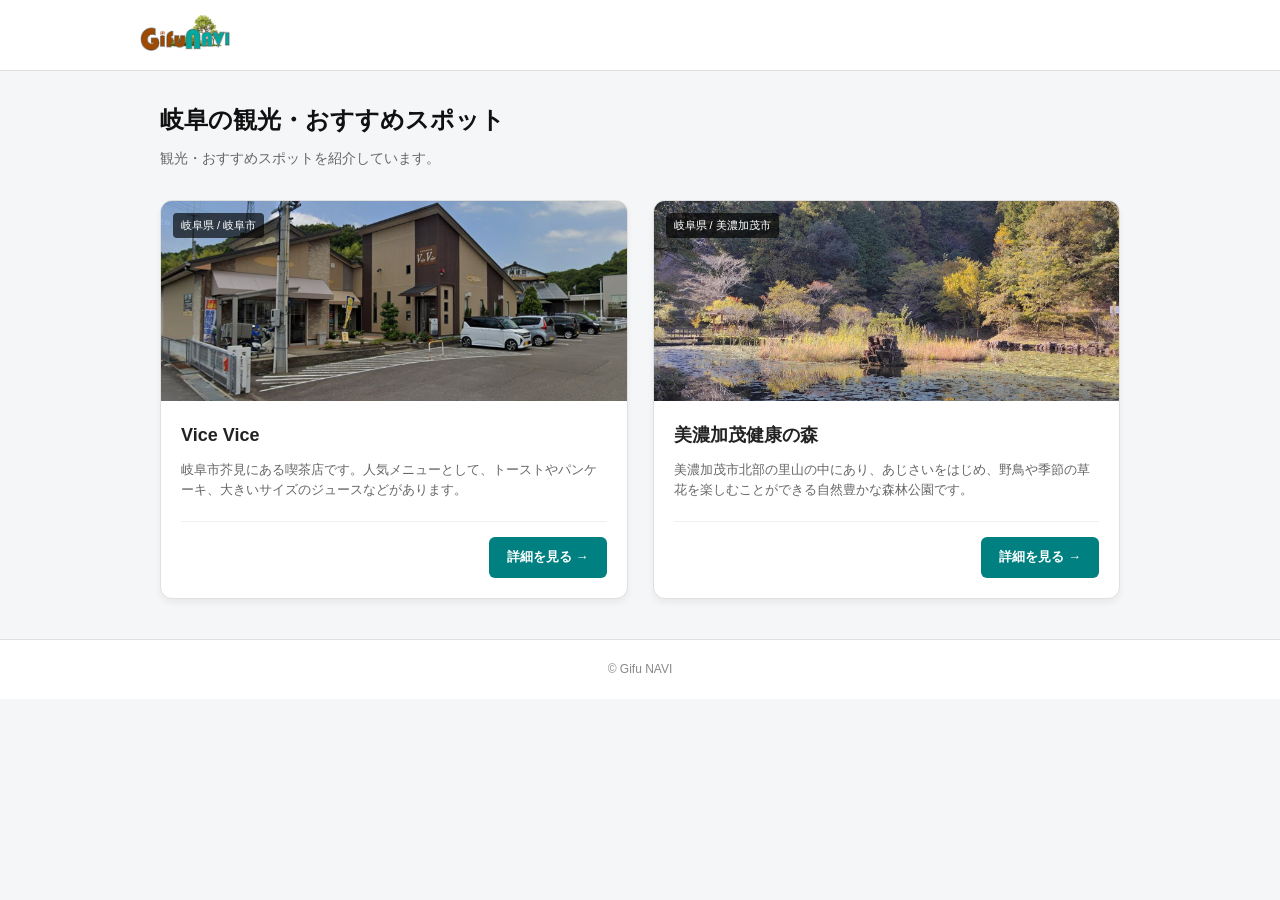
<file: index.html>
<!DOCTYPE html>
<html lang="ja">
<head>
    <meta charset="UTF-8">
    <meta name="viewport" content="width=device-width, initial-scale=1.0">
    <title>岐阜の観光スポット</title>
    <!-- CSSファイルの読み込み -->
    <link rel="stylesheet" href="style.css">
</head>
<body>

    <!-- ヘッダー -->
    <header>
    <div class="header-container">
        <a href="index.html" class="logo">
            <img src="./images/アートボード 1@4x.png" alt="Gifu NAVI ロゴ">
        </a>
    </div>
</header>

    <!-- メインコンテンツ -->
    <main>
        <h1 class="page-title">岐阜の観光・おすすめスポット</h1>
        <p class="page-description">観光・おすすめスポットを紹介しています。</p>

        <!-- カード一覧 -->
        <div class="spot-grid">
            
            <!-- スポット 1 (spot-a.html へ移動) -->
            <div class="spot-card">
                <div class="spot-image-container">
                    <img src="./images/スクリーンショット 2026-10-21 114951.png" alt="伏見稲荷大社" class="spot-image">
                    <span class="spot-badge">岐阜県 / 岐阜市</span>
                </div>
                <div class="spot-content">
                    <h2 class="spot-title">Vice Vice</h2>
                    <p class="spot-text">岐阜市芥見にある喫茶店です。人気メニューとして、トーストやパンケーキ、大きいサイズのジュースなどがあります。</p>
                    <div class="spot-footer">
                        <a href="spot-a.html" class="btn">詳細を見る &rarr;</a>
                    </div>
                </div>
            </div>

            <!-- スポット 2 (spot-b.html へ移動) -->
            <div class="spot-card">
                <div class="spot-image-container">
                    <img src="./images/メディア (17).jpg" alt="新倉山浅間公園" class="spot-image">
                    <span class="spot-badge">岐阜県 / 美濃加茂市 </span>
                </div>
                <div class="spot-content">
                    <h2 class="spot-title">美濃加茂健康の森</h2>
                    <p class="spot-text">美濃加茂市北部の里山の中にあり、あじさいをはじめ、野鳥や季節の草花を楽しむことができる自然豊かな森林公園です。</p>
                    <div class="spot-footer">
                        <a href="spot-b.html" class="btn">詳細を見る &rarr;</a>
                    </div>
                </div>
            </div>

        </div>
    </main>

    <!-- フッター -->
    <footer>
        <p>&copy; Gifu NAVI</p>
    </footer>

</body>
</html>
</file>
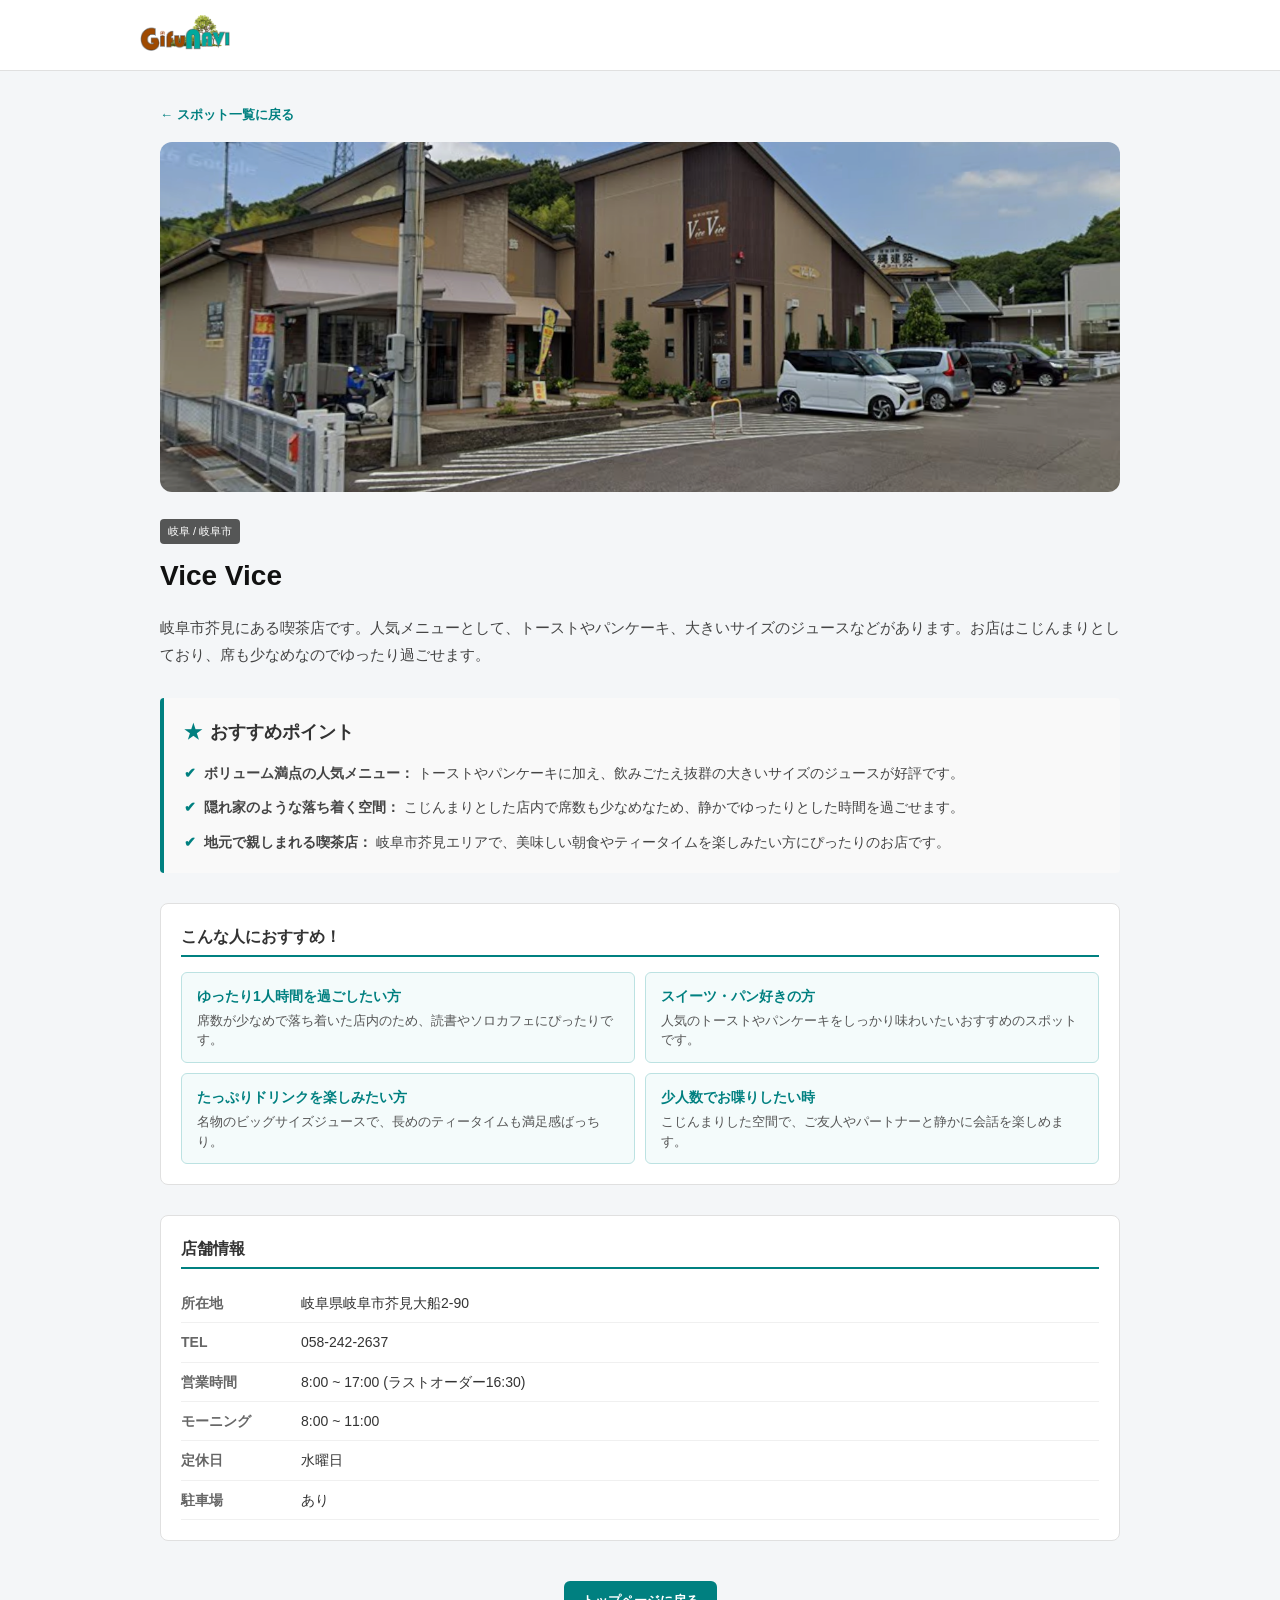
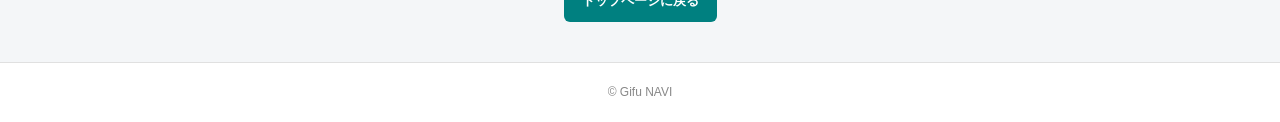
<file: spot-a.html>
<!DOCTYPE html>
<html lang="ja">
<head>
    <meta charset="UTF-8">
    <meta name="viewport" content="width=device-width, initial-scale=1.0">
    <title>vice vice - gifu NAVI</title>
    <link rel="stylesheet" href="style.css">
</head>
<body>

    <!-- ヘッダー -->
    <header>
    <div class="header-container">
        <a href="index.html" class="logo">
            <img src="./images/アートボード 1@4x.png" alt="Gifu NAVI ロゴ">
        </a>
    </div>
</header>

    <!-- メインコンテンツ -->
    <main>
        <!-- 戻るボタン -->
        <p style="margin-bottom: 15px;">
            <a href="index.html" style="color: #008080; text-decoration: none; font-size: 13px; font-weight: bold;">&larr; スポット一覧に戻る</a>
        </p>

        <!-- アイキャッチ画像 -->
        <div style="width: 100%; height: 350px; background-color: #e0e0e0; border-radius: 12px; overflow: hidden; margin-bottom: 25px;">
            <img src="./images/スクリーンショット 2026-10-21 114951.png" alt="伏見稲荷大社" style="width: 100%; height: 100%; object-fit: cover;">
        </div>

        <!-- タイトル・基本情報 -->
        <span class="spot-badge" style="position: static; display: inline-block; margin-bottom: 10px;">岐阜 / 岐阜市</span>
        <h1 class="page-title" style="font-size: 28px; margin-bottom: 15px;">Vice Vice</h1>

        <p style="font-size: 15px; color: #444; line-height: 1.8; margin-bottom: 30px;">
            岐阜市芥見にある喫茶店です。人気メニューとして、トーストやパンケーキ、大きいサイズのジュースなどがあります。お店はこじんまりとしており、席も少なめなのでゆったり過ごせます。
        </p>

        <!-- おすすめポイント -->
<div style="background-color: #f9f9f9; border-left: 4px solid #008080; border-radius: 4px; padding: 20px; margin-bottom: 30px;">
    <h2 style="font-size: 18px; color: #333; margin-top: 0; margin-bottom: 15px; display: flex; align-items: center;">
        <span style="color: #008080; margin-right: 8px;">★</span> おすすめポイント
    </h2>
    <ul style="list-style: none; padding: 0; margin: 0;">
        <li style="margin-bottom: 12px; padding-left: 20px; position: relative; font-size: 14px; color: #444; line-height: 1.6;">
            <span style="position: absolute; left: 0; top: 0; color: #008080; font-weight: bold;">✔</span>
            <strong>ボリューム満点の人気メニュー：</strong> トーストやパンケーキに加え、飲みごたえ抜群の大きいサイズのジュースが好評です。
        </li>
        <li style="margin-bottom: 12px; padding-left: 20px; position: relative; font-size: 14px; color: #444; line-height: 1.6;">
            <span style="position: absolute; left: 0; top: 0; color: #008080; font-weight: bold;">✔</span>
            <strong>隠れ家のような落ち着く空間：</strong> こじんまりとした店内で席数も少なめなため、静かでゆったりとした時間を過ごせます。
        </li>
        <li style="margin-bottom: 0; padding-left: 20px; position: relative; font-size: 14px; color: #444; line-height: 1.6;">
            <span style="position: absolute; left: 0; top: 0; color: #008080; font-weight: bold;">✔</span>
            <strong>地元で親しまれる喫茶店：</strong> 岐阜市芥見エリアで、美味しい朝食やティータイムを楽しみたい方にぴったりのお店です。
        </li>
    </ul>
</div>

            <div style="background-color: #ffffff; border: 1px solid #e0e0e0; border-radius: 8px; padding: 20px; margin-bottom: 30px;">
            <h2 style="font-size: 16px; margin-top: 0; margin-bottom: 15px; border-bottom: 2px solid #008080; padding-bottom: 5px; color: #333;">
                こんな人におすすめ！
            </h2>
            <div style="display: flex; flex-wrap: wrap; gap: 10px;">
                <div style="flex: 1 1 calc(50% - 10px); min-width: 200px; background-color: #f4fbfb; border: 1px solid #bce2e2; border-radius: 6px; padding: 12px 15px; box-sizing: border-box;">
                    <div style="font-weight: bold; font-size: 14px; color: #008080; margin-bottom: 4px;">ゆったり1人時間を過ごしたい方</div>
                    <div style="font-size: 13px; color: #555; line-height: 1.5;">席数が少なめで落ち着いた店内のため、読書やソロカフェにぴったりです。</div>
                </div>
                <div style="flex: 1 1 calc(50% - 10px); min-width: 200px; background-color: #f4fbfb; border: 1px solid #bce2e2; border-radius: 6px; padding: 12px 15px; box-sizing: border-box;">
                    <div style="font-weight: bold; font-size: 14px; color: #008080; margin-bottom: 4px;">スイーツ・パン好きの方</div>
                    <div style="font-size: 13px; color: #555; line-height: 1.5;">人気のトーストやパンケーキをしっかり味わいたいおすすめのスポットです。</div>
                </div>
                <div style="flex: 1 1 calc(50% - 10px); min-width: 200px; background-color: #f4fbfb; border: 1px solid #bce2e2; border-radius: 6px; padding: 12px 15px; box-sizing: border-box;">
                    <div style="font-weight: bold; font-size: 14px; color: #008080; margin-bottom: 4px;">たっぷりドリンクを楽しみたい方</div>
                    <div style="font-size: 13px; color: #555; line-height: 1.5;">名物のビッグサイズジュースで、長めのティータイムも満足感ばっちり。</div>
                </div>
                <div style="flex: 1 1 calc(50% - 10px); min-width: 200px; background-color: #f4fbfb; border: 1px solid #bce2e2; border-radius: 6px; padding: 12px 15px; box-sizing: border-box;">
                    <div style="font-weight: bold; font-size: 14px; color: #008080; margin-bottom: 4px;">少人数でお喋りしたい時</div>
                    <div style="font-size: 13px; color: #555; line-height: 1.5;">こじんまりした空間で、ご友人やパートナーと静かに会話を楽しめます。</div>
                </div>
            </div>
        </div>

        

        <!-- 詳細情報テーブル -->
        <div style="background-color: #ffffff; border: 1px solid #e0e0e0; border-radius: 8px; padding: 20px; margin-bottom: 30px;">
            <h2 style="font-size: 16px; margin-bottom: 15px; border-bottom: 2px solid #008080; padding-bottom: 5px;">店舗情報</h2>
            <table style="width: 100%; border-collapse: collapse; font-size: 14px;">
                <tr>
                    <th style="text-align: left; padding: 8px 0; border-bottom: 1px solid #f0f0f0; width: 120px; color: #666;">所在地</th>
                    <td style="padding: 8px 0; border-bottom: 1px solid #f0f0f0;">	岐阜県岐阜市芥見大船2-90</td>
                </tr>
                <tr>
                    <th style="text-align: left; padding: 8px 0; border-bottom: 1px solid #f0f0f0; color: #666;">TEL</th>
                    <td style="padding: 8px 0; border-bottom: 1px solid #f0f0f0;">058-242-2637</td>
                </tr>
                <tr>
                    <th style="text-align: left; padding: 8px 0; border-bottom: 1px solid #f0f0f0; color: #666;">営業時間</th>
                    <td style="padding: 8px 0; border-bottom: 1px solid #f0f0f0;">8:00 ~ 17:00 (ラストオーダー16:30)</td>
                </tr>
                <tr>
                    <th style="text-align: left; padding: 8px 0; border-bottom: 1px solid #f0f0f0; color: #666;">モーニング</th>
                    <td style="padding: 8px 0; border-bottom: 1px solid #f0f0f0;">8:00 ~ 11:00</td>
                </tr>
                <tr>
                    <th style="text-align: left; padding: 8px 0; border-bottom: 1px solid #f0f0f0; color: #666;">定休日</th>
                    <td style="padding: 8px 0; border-bottom: 1px solid #f0f0f0;">水曜日</td>
                </tr>
                <tr>
                    <th style="text-align: left; padding: 8px 0; border-bottom: 1px solid #f0f0f0; color: #666;">駐車場</th>
                    <td style="padding: 8px 0; border-bottom: 1px solid #f0f0f0;">あり</td>
                </tr>
            </table>
        </div>

        <div style="text-align: center; margin-top: 40px;">
            <a href="index.html" class="btn">トップページに戻る</a>
        </div>
    </main>

    <!-- フッター -->
    <footer>
        <p>&copy; Gifu NAVI</p>
    </footer>

</body>
</html>
</file>
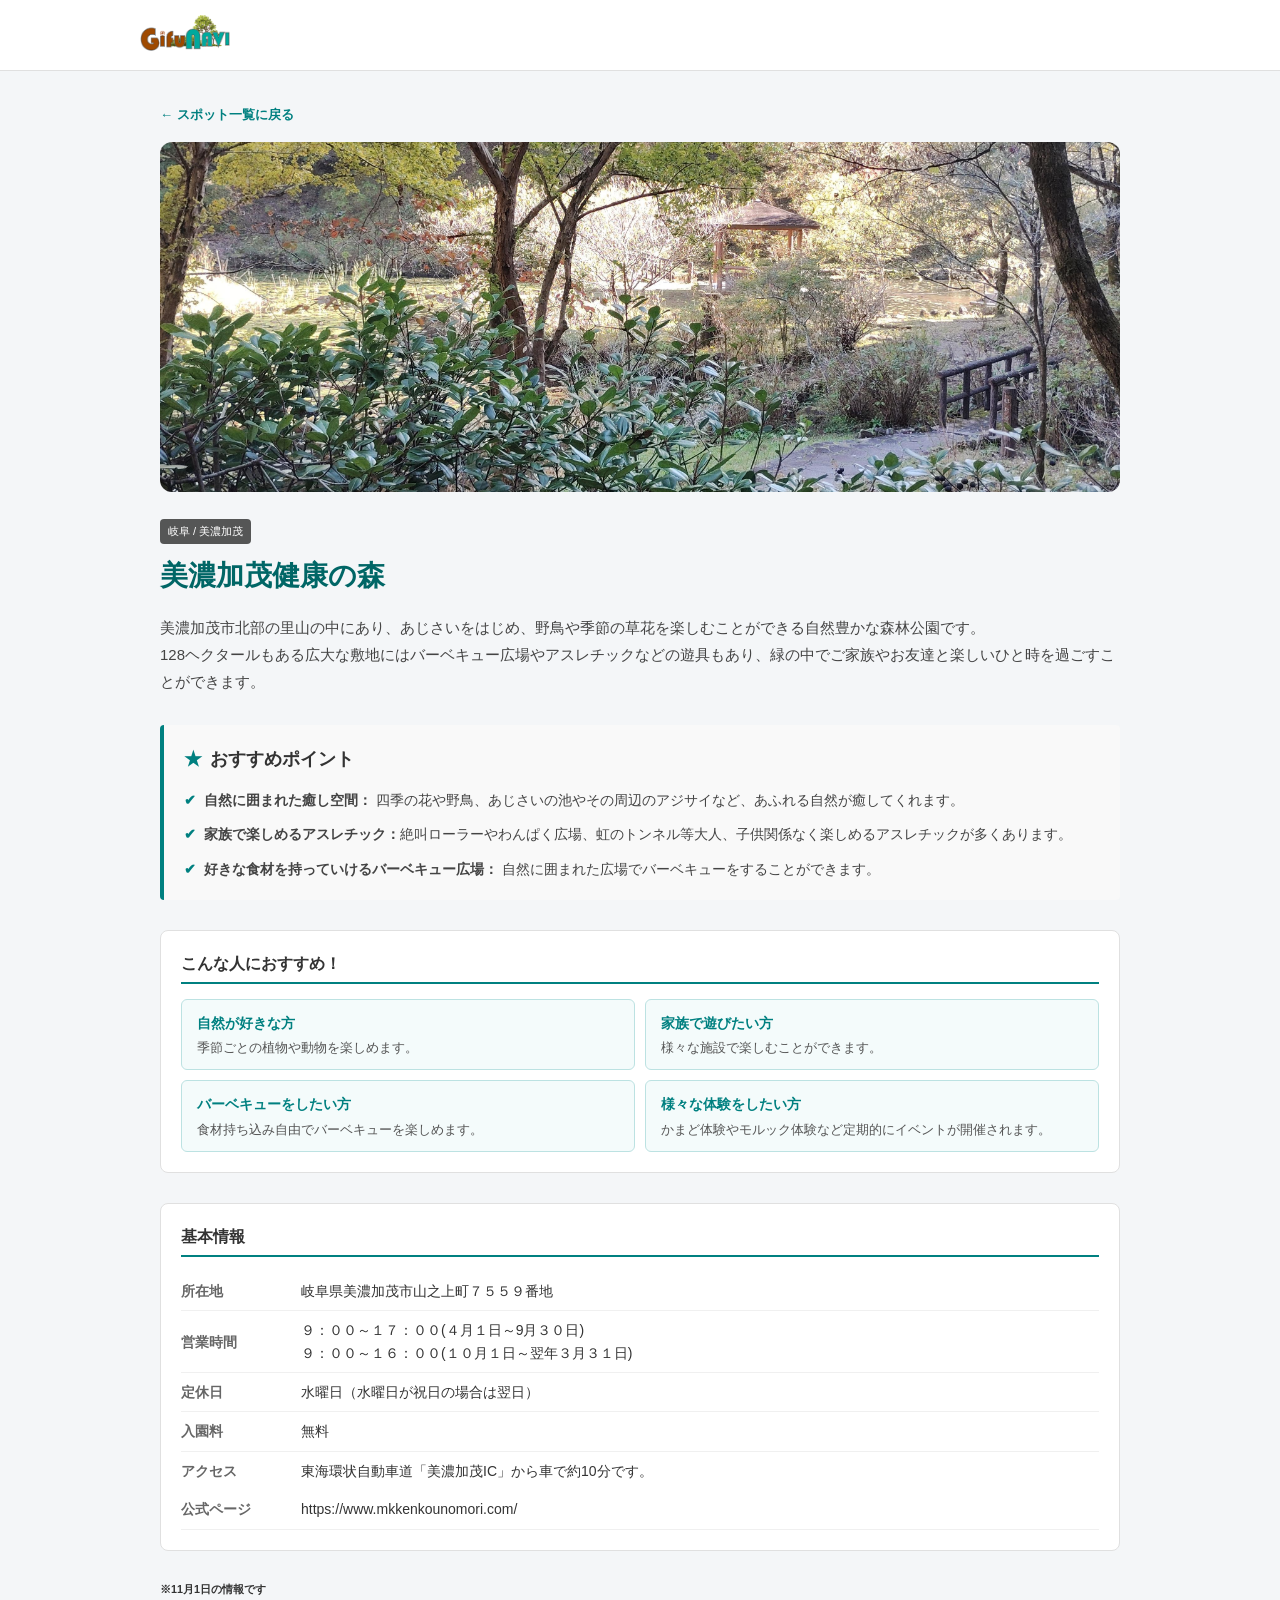
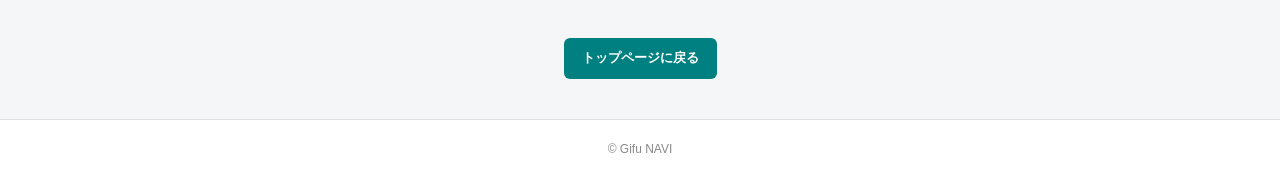
<file: spot-b.html>
<!DOCTYPE html>
<html lang="ja">
<head>
    <meta charset="UTF-8">
    <meta name="viewport" content="width=device-width, initial-scale=1.0">
    <title>美濃加茂健康の森 - JAPAN NAVI</title>
    <link rel="stylesheet" href="style.css">
</head>
<body>

    <!-- ヘッダー -->
     <header>
    <div class="header-container">
        <a href="index.html" class="logo">
            <img src="./images/アートボード 1@4x.png" alt="Gifu NAVI ロゴ">
        </a>
    </div>
</header>

    <!-- メインコンテンツ -->
    <main>
        <!-- 戻るボタン -->
        <p style="margin-bottom: 15px;">
            <a href="index.html" style="color: #008080; text-decoration: none; font-size: 13px; font-weight: bold;">&larr; スポット一覧に戻る</a>
        </p>

        <!-- アイキャッチ画像 -->
        <div style="width: 100%; height: 350px; background-color: #e0e0e0; border-radius: 12px; overflow: hidden; margin-bottom: 25px;">
            <img src="./images/メディア (16).jpg" alt="美濃加茂健康の森" style="width: 100%; height: 100%; object-fit: cover;">
        </div>

        <!-- タイトル・基本情報 -->
        <span class="spot-badge" style="position: static; display: inline-block; margin-bottom: 10px;">岐阜 / 美濃加茂</span>
        <h1 class="page-title title-colorb" style="font-size: 28px; margin-bottom: 15px;">美濃加茂健康の森</h1>

        <p style="font-size: 15px; color: #444; line-height: 1.8; margin-bottom: 30px;">
            美濃加茂市北部の里山の中にあり、あじさいをはじめ、野鳥や季節の草花を楽しむことができる自然豊かな森林公園です。<br>
            128ヘクタールもある広大な敷地にはバーベキュー広場やアスレチックなどの遊具もあり、緑の中でご家族やお友達と楽しいひと時を過ごすことができます。
        </p>

              <!-- おすすめポイント -->
<div style="background-color: #f9f9f9; border-left: 4px solid #008080; border-radius: 4px; padding: 20px; margin-bottom: 30px;">
    <h2 style="font-size: 18px; color: #333; margin-top: 0; margin-bottom: 15px; display: flex; align-items: center;">
        <span style="color: #008080; margin-right: 8px;">★</span> おすすめポイント
    </h2>
    <ul style="list-style: none; padding: 0; margin: 0;">
        <li style="margin-bottom: 12px; padding-left: 20px; position: relative; font-size: 14px; color: #444; line-height: 1.6;">
            <span style="position: absolute; left: 0; top: 0; color: #008080; font-weight: bold;">✔</span>
            <strong>自然に囲まれた癒し空間：</strong> 四季の花や野鳥、あじさいの池やその周辺のアジサイなど、あふれる自然が癒してくれます。
        </li>
        <li style="margin-bottom: 12px; padding-left: 20px; position: relative; font-size: 14px; color: #444; line-height: 1.6;">
            <span style="position: absolute; left: 0; top: 0; color: #008080; font-weight: bold;">✔</span>
            <strong>家族で楽しめるアスレチック：</strong>絶叫ローラーやわんぱく広場、虹のトンネル等大人、子供関係なく楽しめるアスレチックが多くあります。
        </li>
        <li style="margin-bottom: 0; padding-left: 20px; position: relative; font-size: 14px; color: #444; line-height: 1.6;">
            <span style="position: absolute; left: 0; top: 0; color: #008080; font-weight: bold;">✔</span>
            <strong>好きな食材を持っていけるバーベキュー広場：</strong> 自然に囲まれた広場でバーベキューをすることができます。
        </li>
    </ul>
</div>

            <div style="background-color: #ffffff; border: 1px solid #e0e0e0; border-radius: 8px; padding: 20px; margin-bottom: 30px;">
            <h2 style="font-size: 16px; margin-top: 0; margin-bottom: 15px; border-bottom: 2px solid #008080; padding-bottom: 5px; color: #333;">
                こんな人におすすめ！
            </h2>
            <div style="display: flex; flex-wrap: wrap; gap: 10px;">
                <div style="flex: 1 1 calc(50% - 10px); min-width: 200px; background-color: #f4fbfb; border: 1px solid #bce2e2; border-radius: 6px; padding: 12px 15px; box-sizing: border-box;">
                    <div style="font-weight: bold; font-size: 14px; color: #008080; margin-bottom: 4px;">自然が好きな方</div>
                    <div style="font-size: 13px; color: #555; line-height: 1.5;">季節ごとの植物や動物を楽しめます。</div>
                </div>
                <div style="flex: 1 1 calc(50% - 10px); min-width: 200px; background-color: #f4fbfb; border: 1px solid #bce2e2; border-radius: 6px; padding: 12px 15px; box-sizing: border-box;">
                    <div style="font-weight: bold; font-size: 14px; color: #008080; margin-bottom: 4px;">家族で遊びたい方</div>
                    <div style="font-size: 13px; color: #555; line-height: 1.5;">様々な施設で楽しむことができます。</div>
                </div>
                <div style="flex: 1 1 calc(50% - 10px); min-width: 200px; background-color: #f4fbfb; border: 1px solid #bce2e2; border-radius: 6px; padding: 12px 15px; box-sizing: border-box;">
                    <div style="font-weight: bold; font-size: 14px; color: #008080; margin-bottom: 4px;">バーベキューをしたい方</div>
                    <div style="font-size: 13px; color: #555; line-height: 1.5;">食材持ち込み自由でバーベキューを楽しめます。</div>
                </div>
                <div style="flex: 1 1 calc(50% - 10px); min-width: 200px; background-color: #f4fbfb; border: 1px solid #bce2e2; border-radius: 6px; padding: 12px 15px; box-sizing: border-box;">
                    <div style="font-weight: bold; font-size: 14px; color: #008080; margin-bottom: 4px;">様々な体験をしたい方</div>
                    <div style="font-size: 13px; color: #555; line-height: 1.5;">かまど体験やモルック体験など定期的にイベントが開催されます。</div>
                </div>
            </div>
        </div>


        <!-- 詳細情報テーブル -->
        <div style="background-color: #ffffff; border: 1px solid #e0e0e0; border-radius: 8px; padding: 20px; margin-bottom: 30px;">
            <h2 style="font-size: 16px; margin-bottom: 15px; border-bottom: 2px solid #008080; padding-bottom: 5px;">基本情報</h2>
            <table style="width: 100%; border-collapse: collapse; font-size: 14px;">
                <tr>
                    <th style="text-align: left; padding: 8px 0; border-bottom: 1px solid #f0f0f0; width: 120px; color: #666;">所在地</th>
                    <td style="padding: 8px 0; border-bottom: 1px solid #f0f0f0;">岐阜県美濃加茂市山之上町７５５９番地</td>
                </tr>
                <tr>
                    <th style="text-align: left; padding: 8px 0; border-bottom: 1px solid #f0f0f0; color: #666;">営業時間</th>
                    <td style="padding: 8px 0; border-bottom: 1px solid #f0f0f0;">
                        ９：００～１７：００(４月１日～9月３０日)<br>
                        ９：００～１６：００(１０月１日～翌年３月３１日)<br>

                        
                    </td>
                </tr>

   <tr>
                    <th style="text-align: left; padding: 8px 0; border-bottom: 1px solid #f0f0f0; color: #666;">定休日</th>
                    <td style="padding: 8px 0; border-bottom: 1px solid #f0f0f0;">
                  水曜日（水曜日が祝日の場合は翌日）
                    </td>
                </tr>

                 
                <tr>
                    <th style="text-align: left; padding: 8px 0; border-bottom: 1px solid #f0f0f0; color: #666;">入園料</th>
                    <td style="padding: 8px 0; border-bottom: 1px solid #f0f0f0;">無料</td>
                </tr>
                <tr>
                    <th style="text-align: left; padding: 8px 0; color: #666;">アクセス</th>
                    <td style="padding: 8px 0;">東海環状自動車道「美濃加茂IC」から車で約10分です。</td>
                </tr>

                <tr>
                    <th style="text-align: left; padding: 8px 0; border-bottom: 1px solid #f0f0f0; color: #666;">公式ページ</th>
                    <td style="padding: 8px 0; border-bottom: 1px solid #f0f0f0;">https://www.mkkenkounomori.com/</td>
                </tr>

            </table>
        </div>

        <h6>※11月1日の情報です</h6>

        <div style="text-align: center; margin-top: 40px;">
            <a href="index.html" class="btn">トップページに戻る</a>
        </div>
    </main>

    <!-- フッター -->
    <footer>
        <p>&copy; Gifu NAVI</p>
    </footer>

</body>
</html>
</file>
<file: style.css>
/* === リセット・全体設定 === */
* {
    box-sizing: border-box;
    margin: 0;
    padding: 0;
}

body {
    font-family: "Helvetica Neue", Arial, "Hiragino Kaku Gothic ProN", "Hiragino Sans", Meiryo, sans-serif;
    background-color: #f4f6f8;
    color: #333333;
    line-height: 1.6;
}

/* === ヘッダー === */
header {
    background-color: #ffffff;
    border-bottom: 1px solid #e0e0e0;
    padding: 15px 20px;
    position: sticky;
    top: 0;
    z-index: 100;
}

.header-container {
    max-width: 1000px;
    margin: 0 auto;
    display: flex;
    justify-content: space-between;
    align-items: center;
}

.logo {
    font-size: 20px;
    font-weight: bold;
    color: #008080;
    text-decoration: none;
}

/* === メインエリア === */
main {
    max-width: 1000px;
    margin: 30px auto;
    padding: 0 20px;
}

.page-title {
    font-size: 24px;
    margin-bottom: 8px;
    color: #111111;
}

.title-colorb{
    color: #006666;
}

.page-description {
    font-size: 14px;
    color: #666666;
    margin-bottom: 30px;
}

/* === カード一覧（レイアウト） === */
.spot-grid {
    display: grid;
    grid-template-columns: repeat(auto-fit, minmax(300px, 1fr));
    gap: 25px;
}

.spot-card {
    background-color: #ffffff;
    border-radius: 12px;
    overflow: hidden;
    border: 1px solid #e0e0e0;
    box-shadow: 0 4px 6px rgba(0, 0, 0, 0.05);
    transition: transform 0.2s ease, box-shadow 0.2s ease;
    display: flex;
    flex-direction: column;
}

.spot-card:hover {
    transform: translateY(-4px);
    box-shadow: 0 8px 15px rgba(0, 0, 0, 0.1);
}

/* === 画像パーツ === */
.spot-image-container {
    position: relative;
    width: 100%;
    height: 200px;
    background-color: #e0e0e0;
}

.spot-image {
    width: 100%;
    height: 100%;
    object-fit: cover;
}

.spot-badge {
    position: absolute;
    top: 12px;
    left: 12px;
    background-color: rgba(0, 0, 0, 0.65);
    color: #ffffff;
    font-size: 11px;
    padding: 4px 8px;
    border-radius: 4px;
}

/* === カード本文パーツ === */
.spot-content {
    padding: 20px;
    display: flex;
    flex-direction: column;
    flex-grow: 1;
}

.spot-title {
    font-size: 18px;
    font-weight: bold;
    margin-bottom: 10px;
    color: #222222;
}

.spot-text {
    font-size: 13px;
    color: #666666;
    margin-bottom: 20px;
    flex-grow: 1;
}

.spot-footer {
    border-top: 1px solid #f0f0f0;
    padding-top: 15px;
    display: flex;
    justify-content: flex-end;
}

/* === ボタンパーツ === */
.btn {
    display: inline-block;
    background-color: #008080;
    color: #ffffff;
    padding: 10px 18px;
    font-size: 13px;
    font-weight: bold;
    text-decoration: none;
    border-radius: 6px;
    transition: background-color 0.2s ease;
}

.btn:hover {
    background-color: #006666;
}

/* === フッター === */
footer {
    text-align: center;
    padding: 20px;
    font-size: 12px;
    color: #888888;
    margin-top: 40px;
    border-top: 1px solid #e0e0e0;
    background-color: #ffffff;
}

.logo img {
    height: 40px; /* 好みの高さに調整してください */
    width: auto;  /* 比率を保ったまま横幅を自動調整 */
    display: block;
}
</file>
